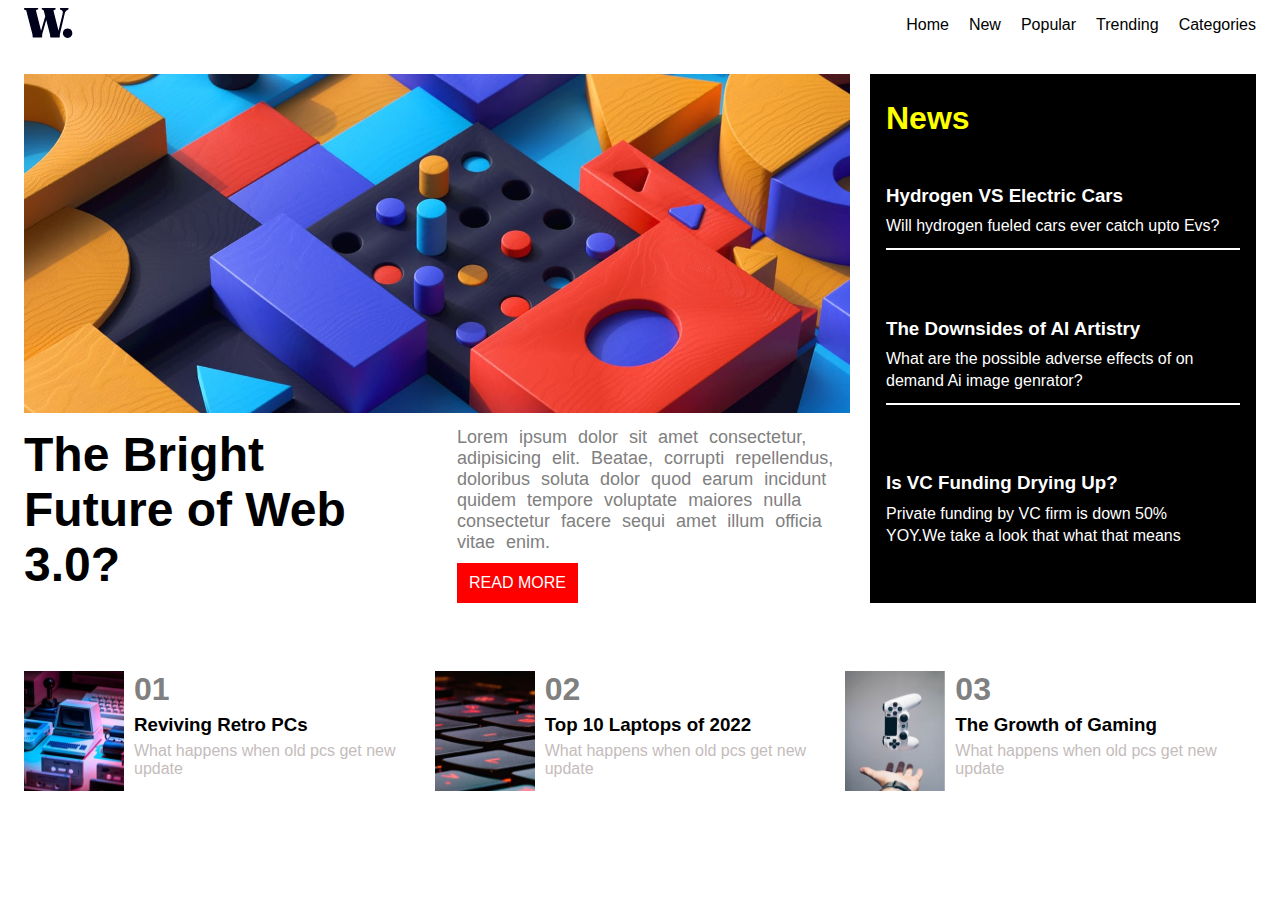
<file: newspage/index.html>
<!DOCTYPE html>
<html lang="en">
<head>
    <meta charset="UTF-8">
    <meta name="viewport" content="width=device-width, initial-scale=1.0">
    <title>News HomePage</title>
    <link rel="stylesheet" href="style.css">
</head>
<body>
   <main>
    <header>
       <div>
        <img src="./assets/logo.svg" alt="logo" class="logo">
       </div>
        
        <nav>

            <ul>
                <li class="nav-items">Home</li>
                <li class="nav-items">New</li>
                <li class="nav-items">Popular</li>
                <li class="nav-items">Trending</li>
                <li class="nav-items">Categories</li>
            </ul>
           
        </nav>
    </header>
    <section class="hero-section">
        <div class="left">
            <div class="hero-img">
                <img src="./assets/image-web-3-desktop.jpg" alt="">
            </div>
            <div class="hero-bottom">
<div>  <h1 class="main-text"> The Bright Future of Web 3.0?</h1></div>
<div> 
    <p>Lorem ipsum dolor sit amet consectetur, adipisicing elit. Beatae, corrupti repellendus, doloribus soluta dolor quod earum incidunt quidem tempore voluptate 
        maiores nulla consectetur facere sequi amet illum officia vitae enim.</p>
        <button class="read-more">READ MORE</button>
</div>
            </div>
          
        </div>
        <div class="right-block">
            <h1>News</h1>
            <div class="news1">
                <h3>Hydrogen VS Electric Cars</h3>
                <p>Will hydrogen fueled cars ever catch upto Evs?</p>
            </div>
            <div class="news2">
                <h3>The Downsides of AI Artistry</h3>
            <p>What are the possible adverse effects of on demand Ai image genrator?</p>
            </div>
            <div class="news3">
                <h3>Is VC Funding Drying Up?</h3>
                <p>Private funding by VC firm is down 50% YOY.We take a look that what that means </p>
            </div>
        </div>
    </section>
    <section class="second-section">
        <div class="card">
            <div>
                <img src="./assets/image-retro-pcs.jpg" alt="">
            </div>
            <div>
                <h1>01</h1>
                <h3>Reviving Retro PCs</h3>
                <p>What happens when old pcs get new update</p>
            </div>
        </div>
        <div class="card">
            <div>
                <img src="./assets/image-top-laptops.jpg" alt="">
            </div>
            <div>
                <h1>02</h1>
                <h3>Top 10 Laptops of 2022</h3>
                <p>What happens when old pcs get new update</p>
            </div>
        </div>
        <div class="card">
            <div>
                <img src="./assets/image-gaming-growth.jpg" alt="">
            </div>
            <div>
                <h1>03</h1>
                <h3>The Growth of Gaming</h3>
                <p>What happens when old pcs get new update</p>
            </div>
        </div>
    </section>
   </main> 
   <script>
  const menuBtn = document.getElementById('menu-button');
  const menuClose = document.getElementById('menu-close');
  const sidebar = document.getElementById('sidebar');

  menuBtn.addEventListener('click', () => {
    sidebar.classList.add('open');
  });

  menuClose.addEventListener('click', () => {
    sidebar.classList.remove('open');
  });
</script>

</body>
</html>
</file>
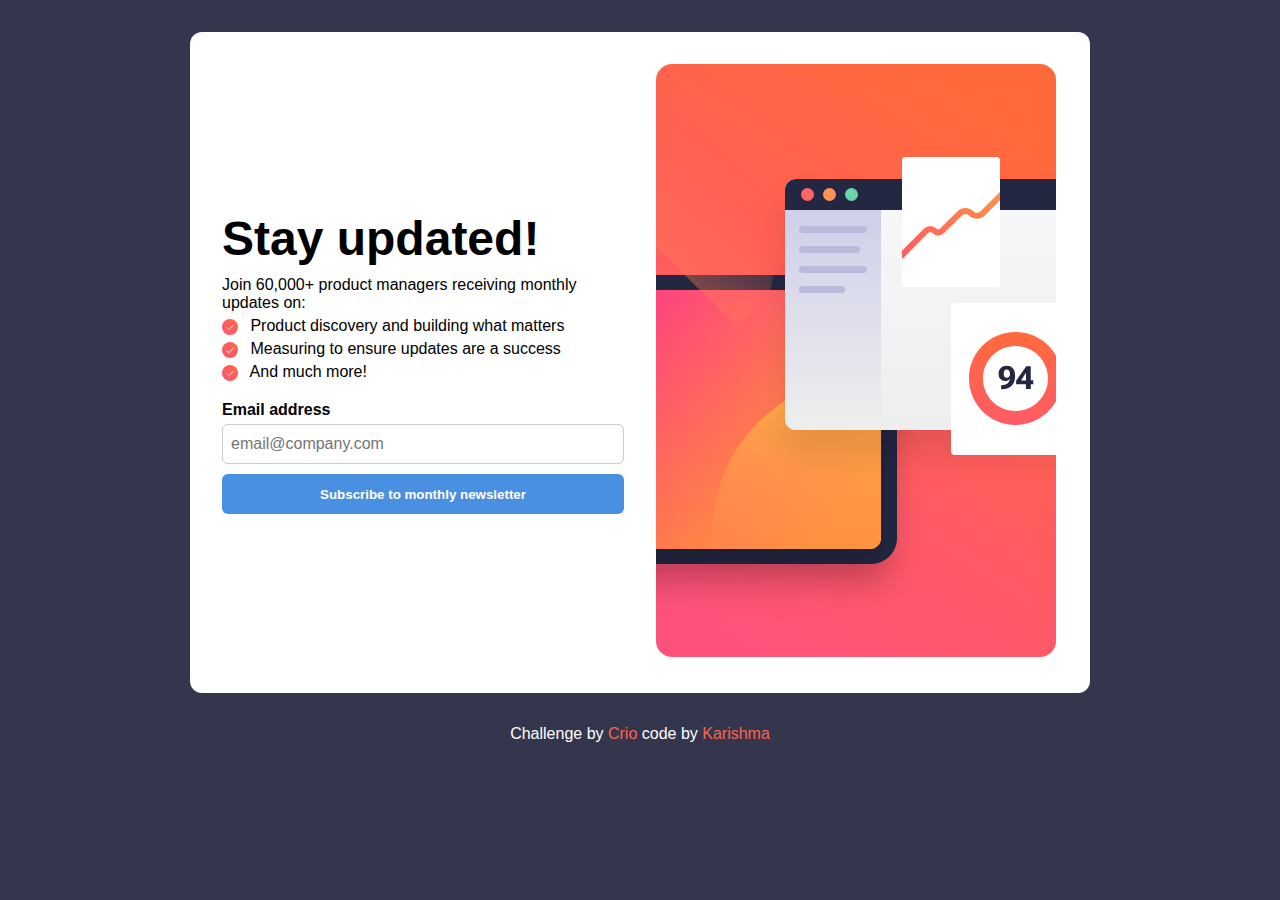
<file: signupform/index.html>
<!DOCTYPE html>
<html lang="en">
<head>
  <meta charset="UTF-8">
  <meta name="viewport" content="width=device-width, initial-scale=1.0">
  <link rel="stylesheet" href="style.css">
  <title>Sign up</title>
</head>
<body>
  <main class="main">
    <div class="left-section">
      <h1>Stay updated!</h1>
      <p>Join 60,000+ product managers receiving monthly updates on:</p>
      <p>
        <span><img src="./assets/icon-success.svg" alt=""> Product discovery and building what matters</span>
      </p>
      <p>
        <span><img src="./assets/icon-success.svg" alt=""> Measuring to ensure updates are a success</span>
      </p>
      <p>
        <span><img src="./assets/icon-success.svg" alt=""> And much more!</span>
      </p>

      <form action="#" class="sign-up-form" id="form">
        <label for="email">Email address</label>
        <input type="text" id="email" placeholder="email@company.com">
        <em class="error-message" style="display:none; color: rgb(255, 99, 71);">Valid email required.</em>
        <button type="submit" class="sub-btn">Subscribe to monthly newsletter</button>
      </form>
    </div>

    <div class="right-section">
      <picture>
        <source media="(max-width: 600px)" srcset="./assets/illustration-sign-up-mobile.svg">
        <img src="./assets/illustration-sign-up-desktop.svg" alt="Sign Up Illustration">
      </picture>
    </div>
  </main>

  <footer class="footer">
    <p>Challenge by <a href="https://crio.do" target="_blank">Crio</a> 
    code by <a href="https://github.com/96karishmaupadhyay">Karishma</a></p>
  </footer>
 <script>
    const form = document.getElementById('form');
    const emailInput = document.getElementById('email');
    const errorMsg = document.querySelector('.error-message');
    
    function isValidEmail(email) {
     
      const emailPattern = /^[a-zA-Z0-9._%+-]+@[a-zA-Z0-9.-]+\.[a-zA-Z]{2,}$/;
      return emailPattern.test(email);
    }
    
    function showError() {
      errorMsg.style.display = 'block';
      emailInput.classList.add('error');
    }
    
    function hideError() {
      errorMsg.style.display = 'none';
      emailInput.classList.remove('error');
    }
    
    function handleSubmit(event) {
      event.preventDefault();
      
      const emailValue = emailInput.value.trim();
      
      if (!emailValue) {
        showError();
        return;
      }

      if (!isValidEmail(emailValue)) {
        showError();
        return;
      }
      
      hideError();
      
        localStorage.setItem('userEmail', emailValue);
    
    window.location.href = 'success.html';
     
    }
    emailInput.addEventListener('input', function() {
      if (errorMsg.style.display === 'block') {
        hideError();
      }
    });
     
    form.addEventListener('submit', handleSubmit);
  </script>

</body>
</html>
</file>
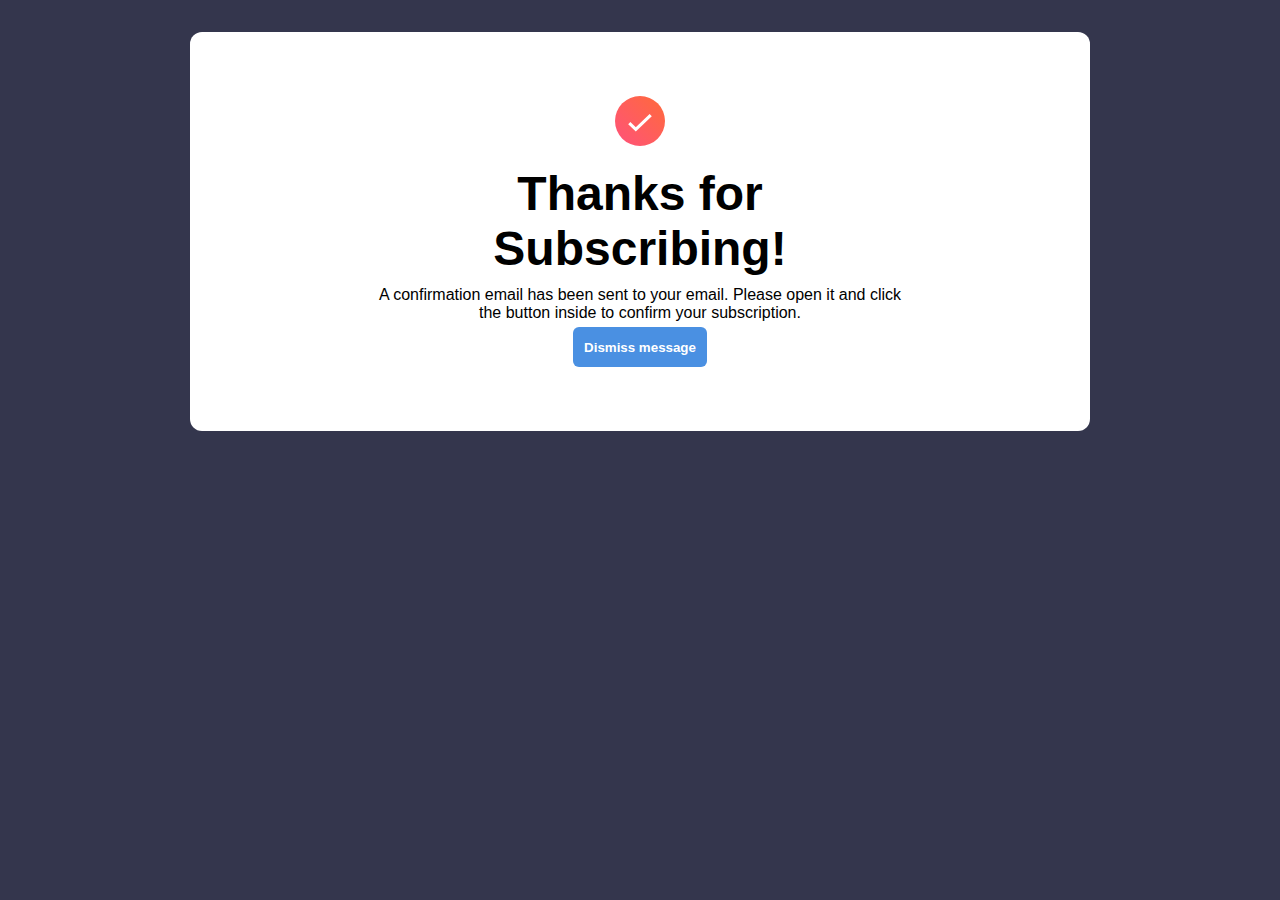
<file: signupform/success.html>
<!DOCTYPE html>
<html lang="en">
<head>
  <meta charset="UTF-8">
  <meta name="viewport" content="width=device-width, initial-scale=1.0">
  <link rel="stylesheet" href="style.css">
</head>
<body>
  <main class="main">
    <div class="success-container">
      <img src="./assets/icon-success.svg" alt="Success Icon" class="success-icon">
      <h1 class="thanks-for-sub">Thanks for Subscribing!</h1>
      <p class="success-text">
        A confirmation email has been sent to <span id="user-email"></span>. 
        Please open it and click the button inside to confirm your subscription.
      </p>
      <button class="dismiss-btn">Dismiss message</button>
    </div>
  </main>

  <script>
   
    const userEmail = localStorage.getItem('userEmail');
    const emailSpan = document.getElementById('user-email');

    if(userEmail) {
      emailSpan.textContent = userEmail;
    } else {
      emailSpan.textContent = "your email";
    }

   
    const dismissBtn = document.querySelector('.dismiss-btn');
    dismissBtn.addEventListener('click', function() {
      window.location.href = 'index.html';
    });
  </script>
</body>
</html>
</file>
<file: newspage/style.css>
*{
    margin: 0;
    padding: 0;
    box-sizing: border-box;
    font-family:  sans-serif;
}

header{
    height: 50px;
    display: flex;
    justify-content: space-between;
    padding: 4px 24px;
    align-items: center;
}
.logo{
    height: 30px;
}
nav ul{
    display: flex;
    gap: 20px;
    align-items: center;
}
.nav-items{
    list-style: none;
}
.hero-section{
    display: flex;
    padding: 24px;
    gap: 20px;
}
.left{
    flex: 1.4;
}
.hero-section img{
    width: 100%;
}
.right-block{
    flex: 0.6;
    background: black;
    padding: 8px 16px;
    display: flex;
    flex-direction: column;
    justify-content: space-around;
}
.right-block h1{
    font-size: 32px;
    color: yellow;
}
.main-text{
    font-size: 48px;
    font-weight: 700;

}
.hero-bottom {
display: flex;
gap: 40px;

}
.hero-bottom div{
    flex: 1;
    margin-top: 10px;
}
.hero-bottom div p{
    font-size: 18px;
    color: gray;
    
    word-spacing: 6px;

}
.news1,.news2{
    border-bottom: 2px solid white;
    
}
.right-block h3{
    margin-bottom: 6px;
}
.news1,.news2,.news3{

    color: white;
    margin-bottom: 20px;
    padding: 10px;
    padding-left: 0;
    line-height: 1.4;
}
.read-more{
    height: 40px;
    color: white;
    background-color: red;
    font-size: 16px;
    padding: 4px 12px;
    margin-top: 10px;
    border: none;
    cursor: pointer;

}
.read-more:hover{
    background: black;
}
.second-section{
    display: flex;
    justify-content: space-between;
padding: 24px;
margin-top: 20px;
}
.card{
    display: flex;
    gap: 10px;
    
    
}
.card img{
    height: 120px;
    width: 100px;
}
.card h3{
   
    margin-bottom: 6px;
}
.card h1{
    margin-bottom: 6px;
     color: grey;
}
.card p{
    color: rgb(196, 188, 188);
}
@media (max-width:768px) {
    .hero-section{
        flex-direction: column;
    }
    .hero-bottom{
        flex-direction: column;
       gap: 8px;
    }
    .hero-bottom div{
        margin-bottom: 5px;
    }
    .second-section{
        flex-wrap: wrap;
        gap: 8px;
    }
    nav ul{
        flex-direction: column;
    }
}
</file>
<file: signupform/style.css>
*{
    margin: 0;
    padding: 0;
    box-sizing: border-box;
    font-family: Roboto, sans-serif;
}
body{
    background-color: #34364D;
   margin: 20px auto;
   
}
.main{
    display: flex;
    align-items: center;
    padding: 16px;
    border-radius: 16px;
    background: white;
}

.main {
    display: flex;
    justify-content: center;
    align-items: center;
    gap: 2rem;
    background-color: #fff;
    padding: 2rem;
    box-sizing: border-box;
    border-radius: 12px;
    max-width: 900px;
    margin: 2rem auto;
}

.left-section {
    flex: 1;
}

.right-section {
    flex: 1;
}

h1 {
    font-size: 48px;
    margin-bottom: 10px;
}

p {
    font-size:16px;
    color: black;
    margin-bottom: 5px;
}

.left-section span img {
    width: 16px;
    margin-right: 8px;
    vertical-align: middle;
}


.sign-up-form {
    margin-top: 20px;
    display: flex;
    flex-direction: column;
}

.sign-up-form label {
    font-weight: 600;
    margin-bottom: 5px;
}

.sign-up-form input[type="text"] {
    padding: 4px 8px;
    height: 40px;
    border: 1px solid #ccc;
    border-radius: 6px;
    outline: none;
    font-size: 16px;
    margin-bottom: 10px;

}

.sign-up-form input[type="text"]:focus {
    border-color: #4A90E2;
    box-shadow: 0 0 5px rgba(74, 144, 226, 0.5);
}

.sub-btn ,.dismiss-btn {
    padding: 0.7rem;
    background-color: #4A90E2;
    color: #fff;
    border: none;
    border-radius: 6px;
    height: 40px;
    cursor: pointer;
    font-weight: 600;
    transition: background-color 0.3s ease;
}

.sub-btn:hover,
.sub-btn:focus {
    background-color: #357ABD;
}


.error-message {
    font-size: 12px;
    margin-bottom: 5px;
}

input.error {
    border-color: rgb(255, 99, 71);
    color: rgb(255, 99, 71);
    background-color: rgba(255, 99, 71, 0.6);
}


.footer {
    text-align: center;
    margin-top: 20px;
    font-size: 14px;
    color: white;
}
.footer p{
    color: white;
}

.footer a {
    color: rgb(255, 99, 71);
    text-decoration: none;
}

.footer a:hover {
    text-decoration: underline;
}


@media (max-width: 768px) {
    .main {
        flex-direction: column-reverse;
        padding: 1rem;
    }
    .right-section img {
        width: 100%;
    }
}

.success-container {
    min-width: 400px;
    max-width: 600px;
    margin: 0 auto;
    text-align: center;
    padding: 2rem;
}

.success-icon {
    width: 50px;
    margin-bottom: 1rem;
}
</file>
